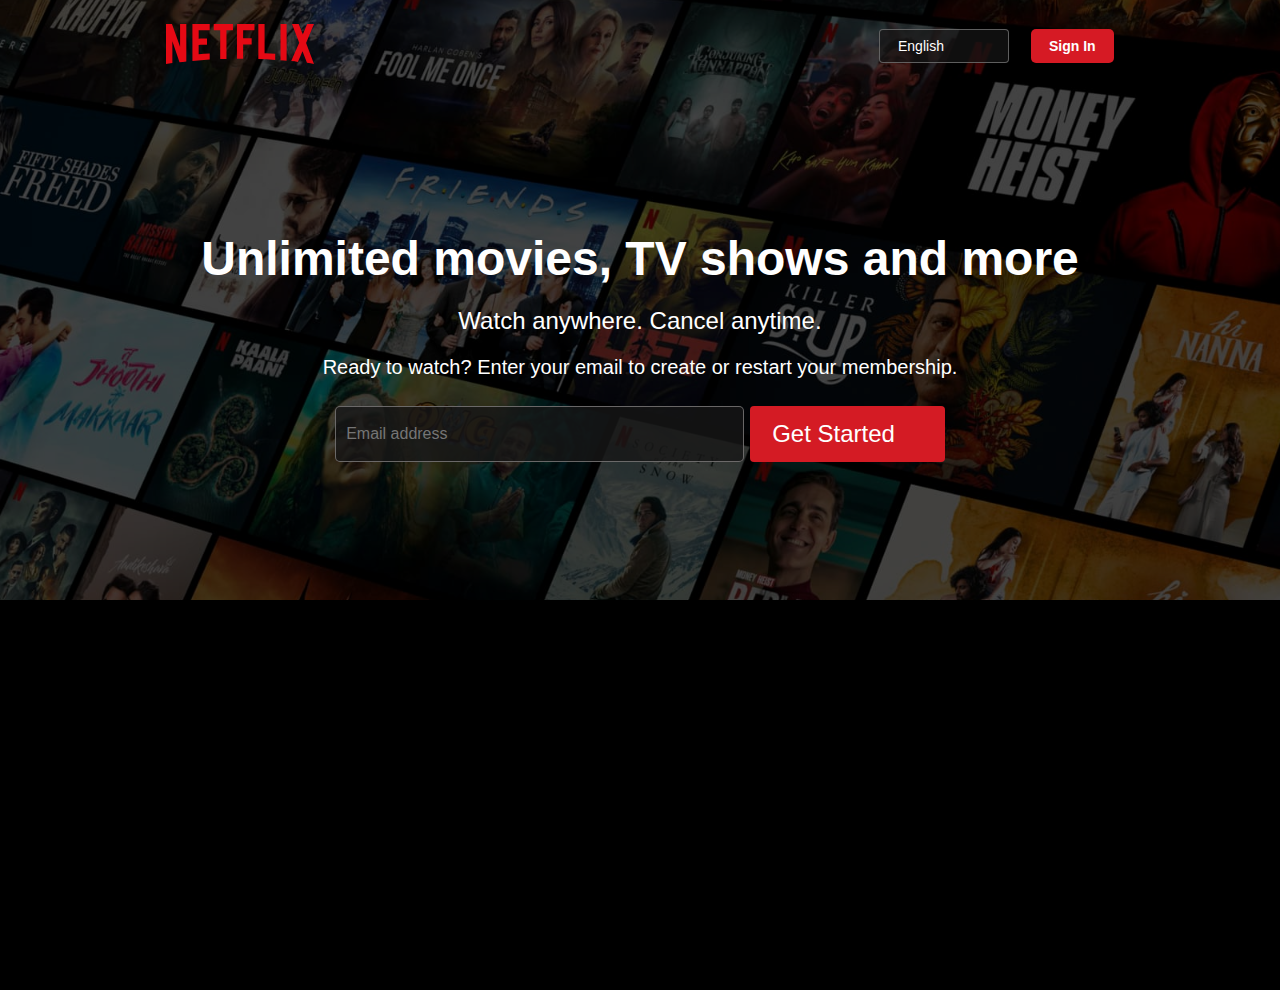
<file: Project2_Netflix_Clone/index.html>
<!DOCTYPE html>
<html lang="en">
  <head>
    <meta charset="UTF-8" />
    <meta name="viewport" content="width=device-width, initial-scale=1.0" />
    <title><www class="NetflixClone com"></www></title>
    <link rel="stylesheet" href="style.css" />
  </head>
  <body>
    <div class="main">
      <nav>
        <span><img width="60px" src="Assets/images/logo.svg" alt="" /></span>
        <div class="flex">
          <button class="btn btn-eng">English</button class="btn">
          <button class="btn btn-red-sm">Sign In</button class="btn">
        </div>
      </nav>
      <div class="box"></div>
      <div class="hero">
        <span>Unlimited movies, TV shows and more</span>
        <span>Watch anywhere. Cancel anytime.</span>
        <span
          >Ready to watch? Enter your email to create or restart your
          membership.</span
        >
        <div class="get">
          <input type="text" placeholder="Email address" />
          <button class="btn btn-red">Get Started</button class="btn">
        </div>
      </div>
      <div class="sepration"></div>
    </div>
  </body>
</html>
</file>
<file: Project2_Netflix_Clone/style.css>
@import url("https://fonts.googleapis.com/css2?family=Martel+Sans:wght@600&display=swap");
* {
  padding: 0;
  margin: 0;
  font-family: "Poppins", sans-serif;
}
body {
  background-color: black;
}
.main {
  background-image: url("Assets/images/bg.jpg");
  background-position: center center;
  background-repeat: no-repeat;
  background-size: max(1600px, 100vw);
  height: 600px;
  position: relative;
}
.main .box {
  height: 110vh;
  width: 100%;
  background-color: black;
  opacity: 0.65;
  position: absolute;
  top: 0;
}
nav {
  padding-top: 16px;
  max-width: 74vw;
  margin: auto;
  justify-content: space-between;
  display: flex;
  align-items: center;
  height: 60px;
}
nav img {
  color: red;
  width: 9.25rem;
  height: 2.5rem;
  position: relative;
  /* padding-top: 36px; */
  z-index: 10;
}
nav button {
  position: relative;
  z-index: 10;
}
.hero {
  font-family: "Martel Sans", sans-serif;
  height: calc(100% - 60px);
  display: flex;
  align-items: center;
  justify-content: center;
  flex-direction: column;
  color: white;
  position: relative;
  gap: 21px;
  padding:0 30px;
}
.hero > :first-child {
  font-weight: 900;
  font-size: 48px;
  text-align: center;
}
.hero > :nth-child(2) {
  font-weight: 400;
  font-size: 24px;
}
.hero > :nth-child(3) {
  font-weight: 400;
  font-size: 20px;
}
.separation{
    height: 8px;
    background-color: grey;
    opacity: 0.4;
}
.btn{
    padding: 6px 18px;
    font-weight: 400;
    background-color: black;
    border-radius: 4px;
    color: white;
    border: 1px solid rgba(141, 138, 138, 0.7);
    font-size: 14px;
    font-weight: 500;
    line-height: 14px;
}
.btn-eng{
    padding-right: 4rem;
    line-height: 1.25rem;
    background: rgba(22,22,22,0.7);
    border-color: rgba(128,128,128,0.7);
}
.btn-red{
    color: white;
    background-color: rgb(212, 27, 36);
    border-radius: 4px;
    border: none;
    padding: 7px 50px 7px 22px;
    font-size: 24px;
    line-height: 24px;
    font-weight: 500;
    font-family: "Netflix Sans", "Helvetica Neue", "Segoe UI", Roboto, Ubuntu, sans-serif;;
    cursor: pointer;
}
.btn-red-sm{
    color: white;
    background-color: rgb(214, 26, 36);
    border-radius: 5px;
    border: none;
    font-weight: bold;
    line-height: 14px;
    font-size: 14px;
    cursor: pointer;
}
input{
    background-color: black;
    padding: 15px 190px 15px 10px;
    background-color: rgba(23,23,23,0.8);
    border-radius: 5px;
    border: 1px solid rgba(141, 138, 138, 0.7);
    font-weight: 400;
    font-size: 16px;
    line-height: 24px;
}
.get{
  padding-top: 6px;
    display: flex;
    gap: 6px;
}
.flex{
  display: flex;
  gap: 22px;
}
</file>
